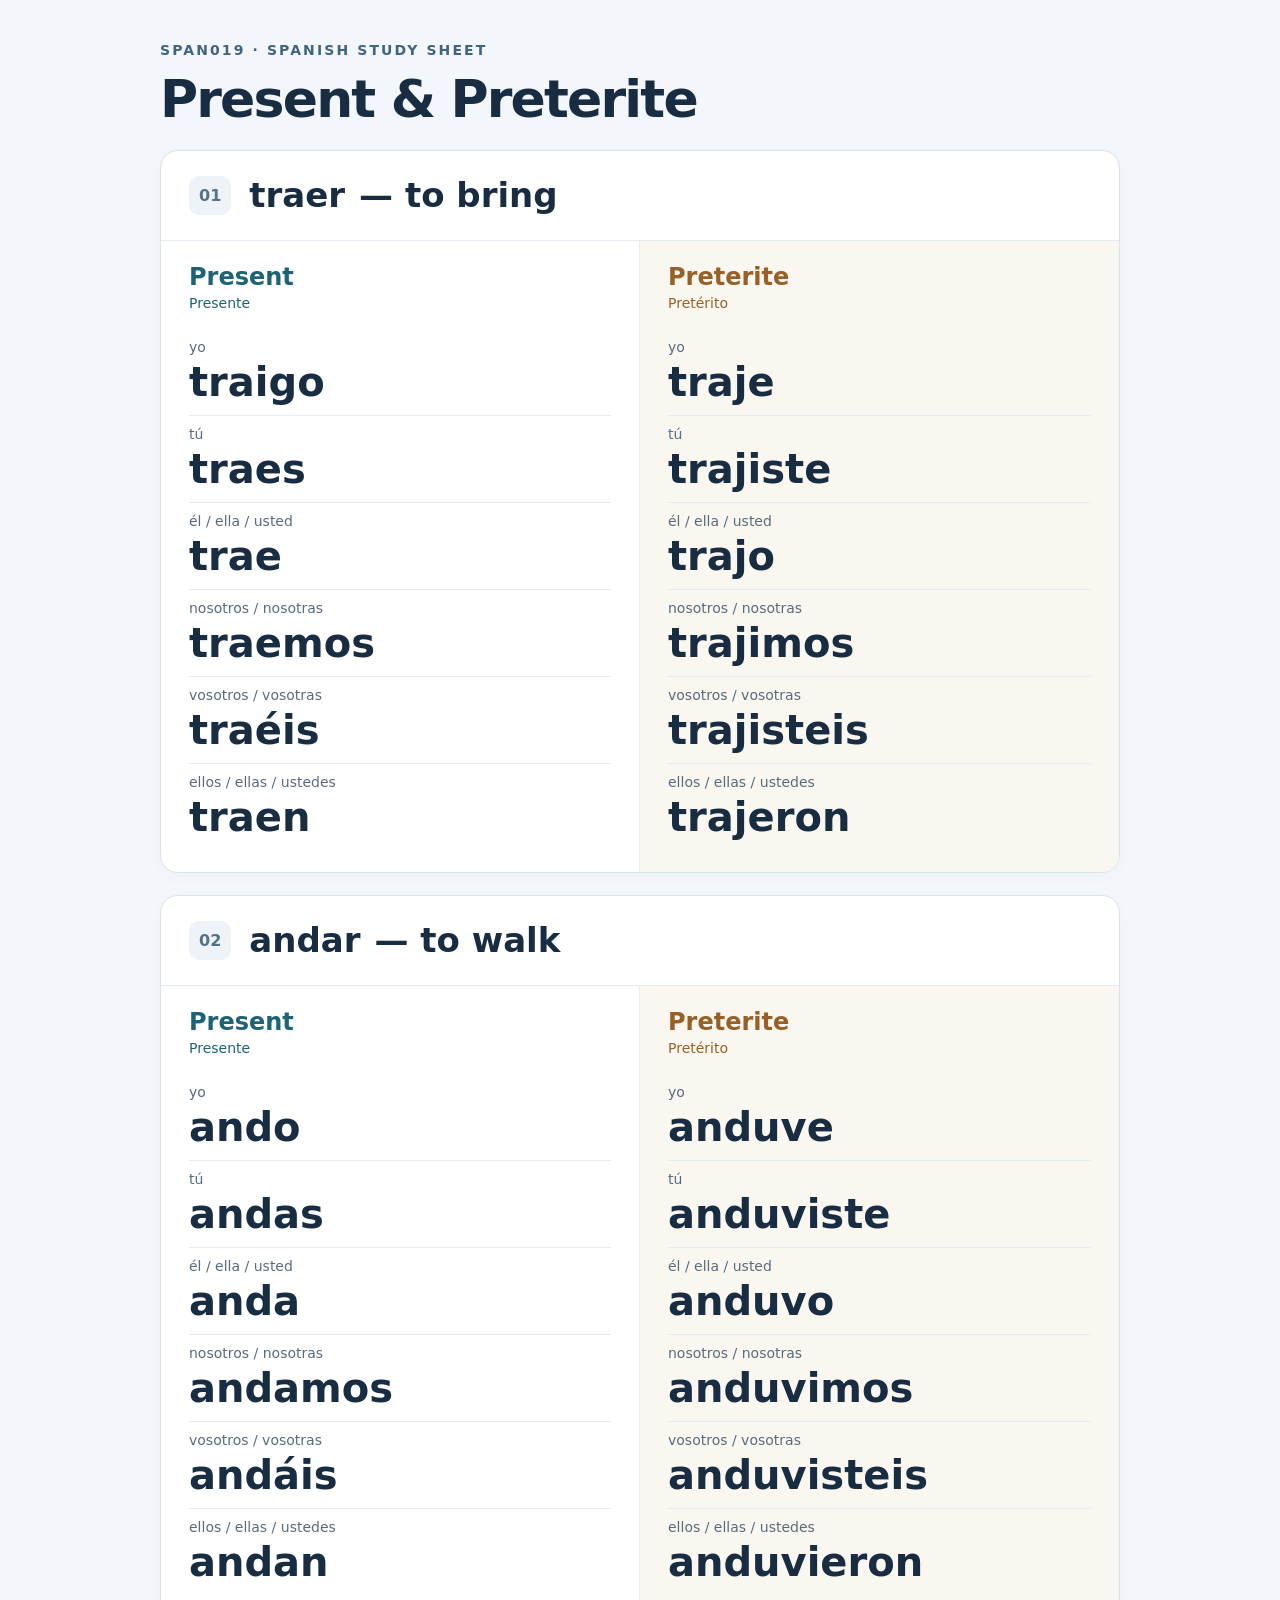
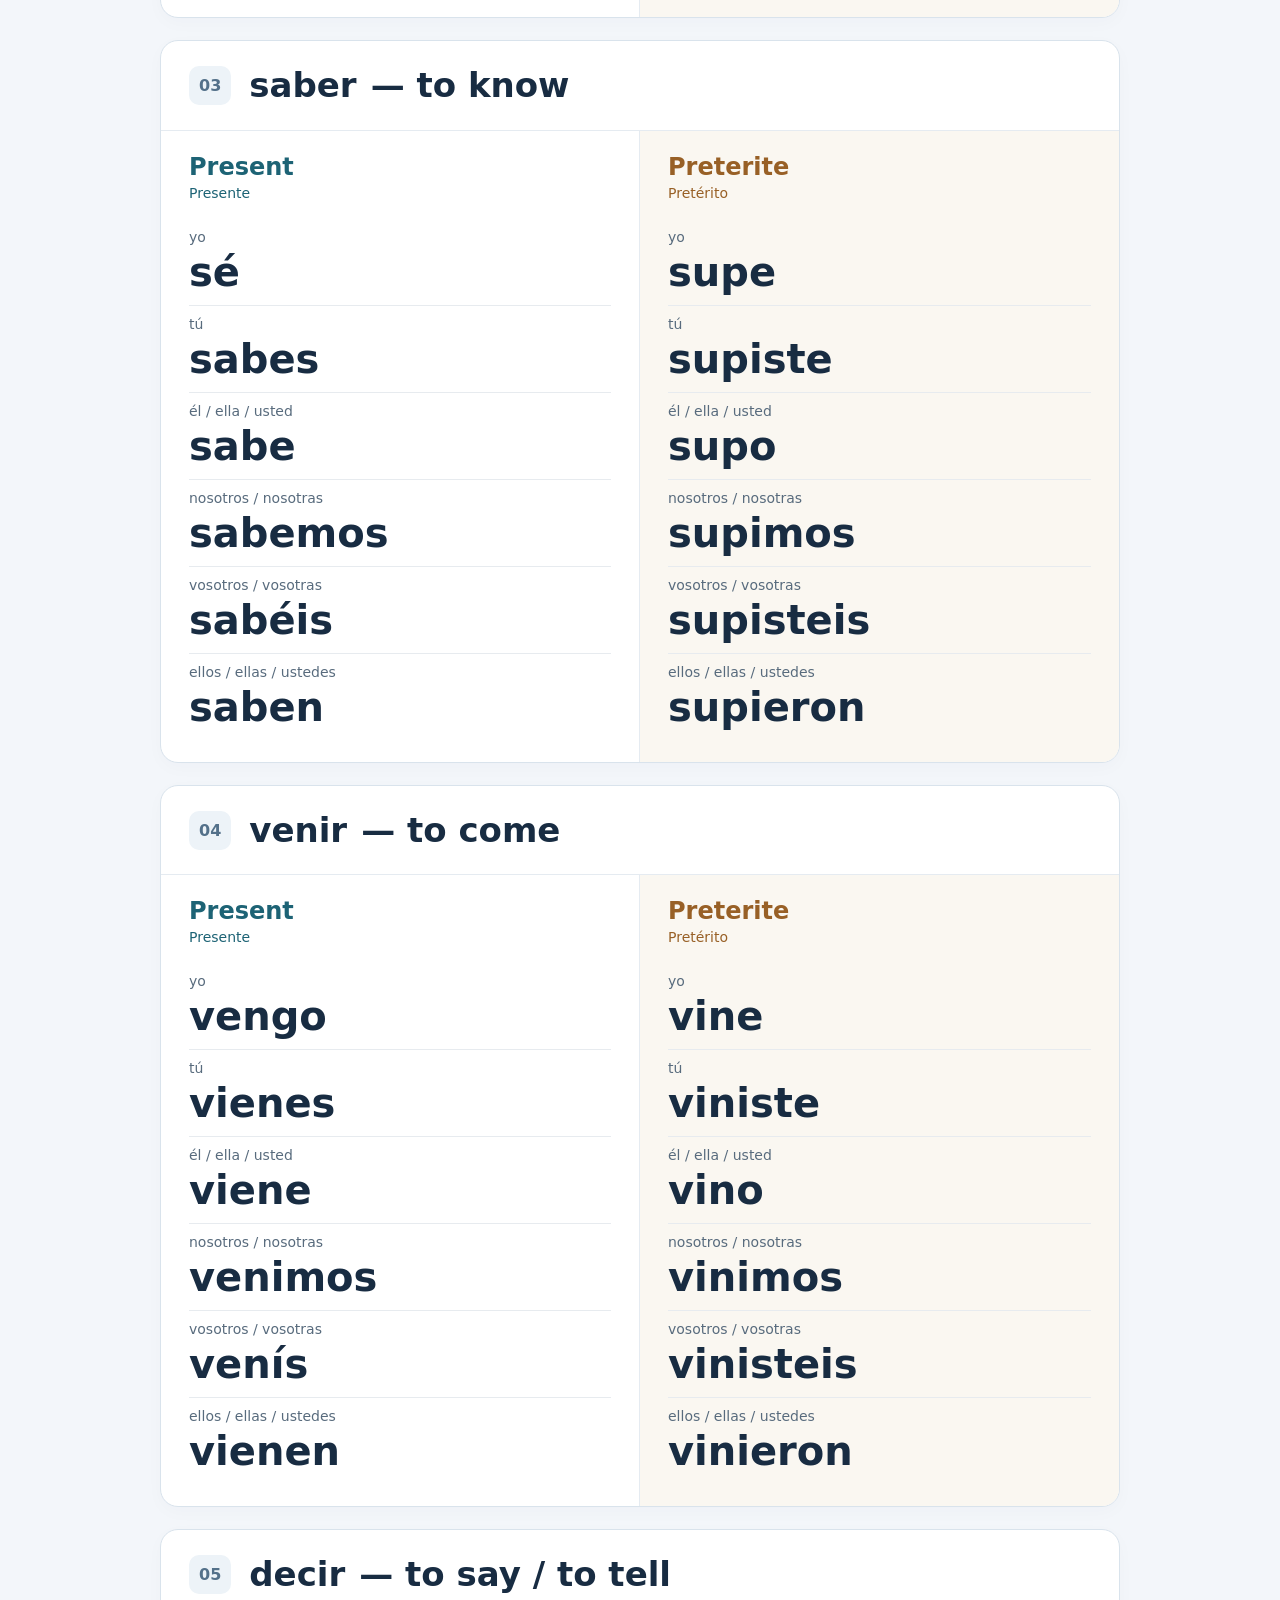
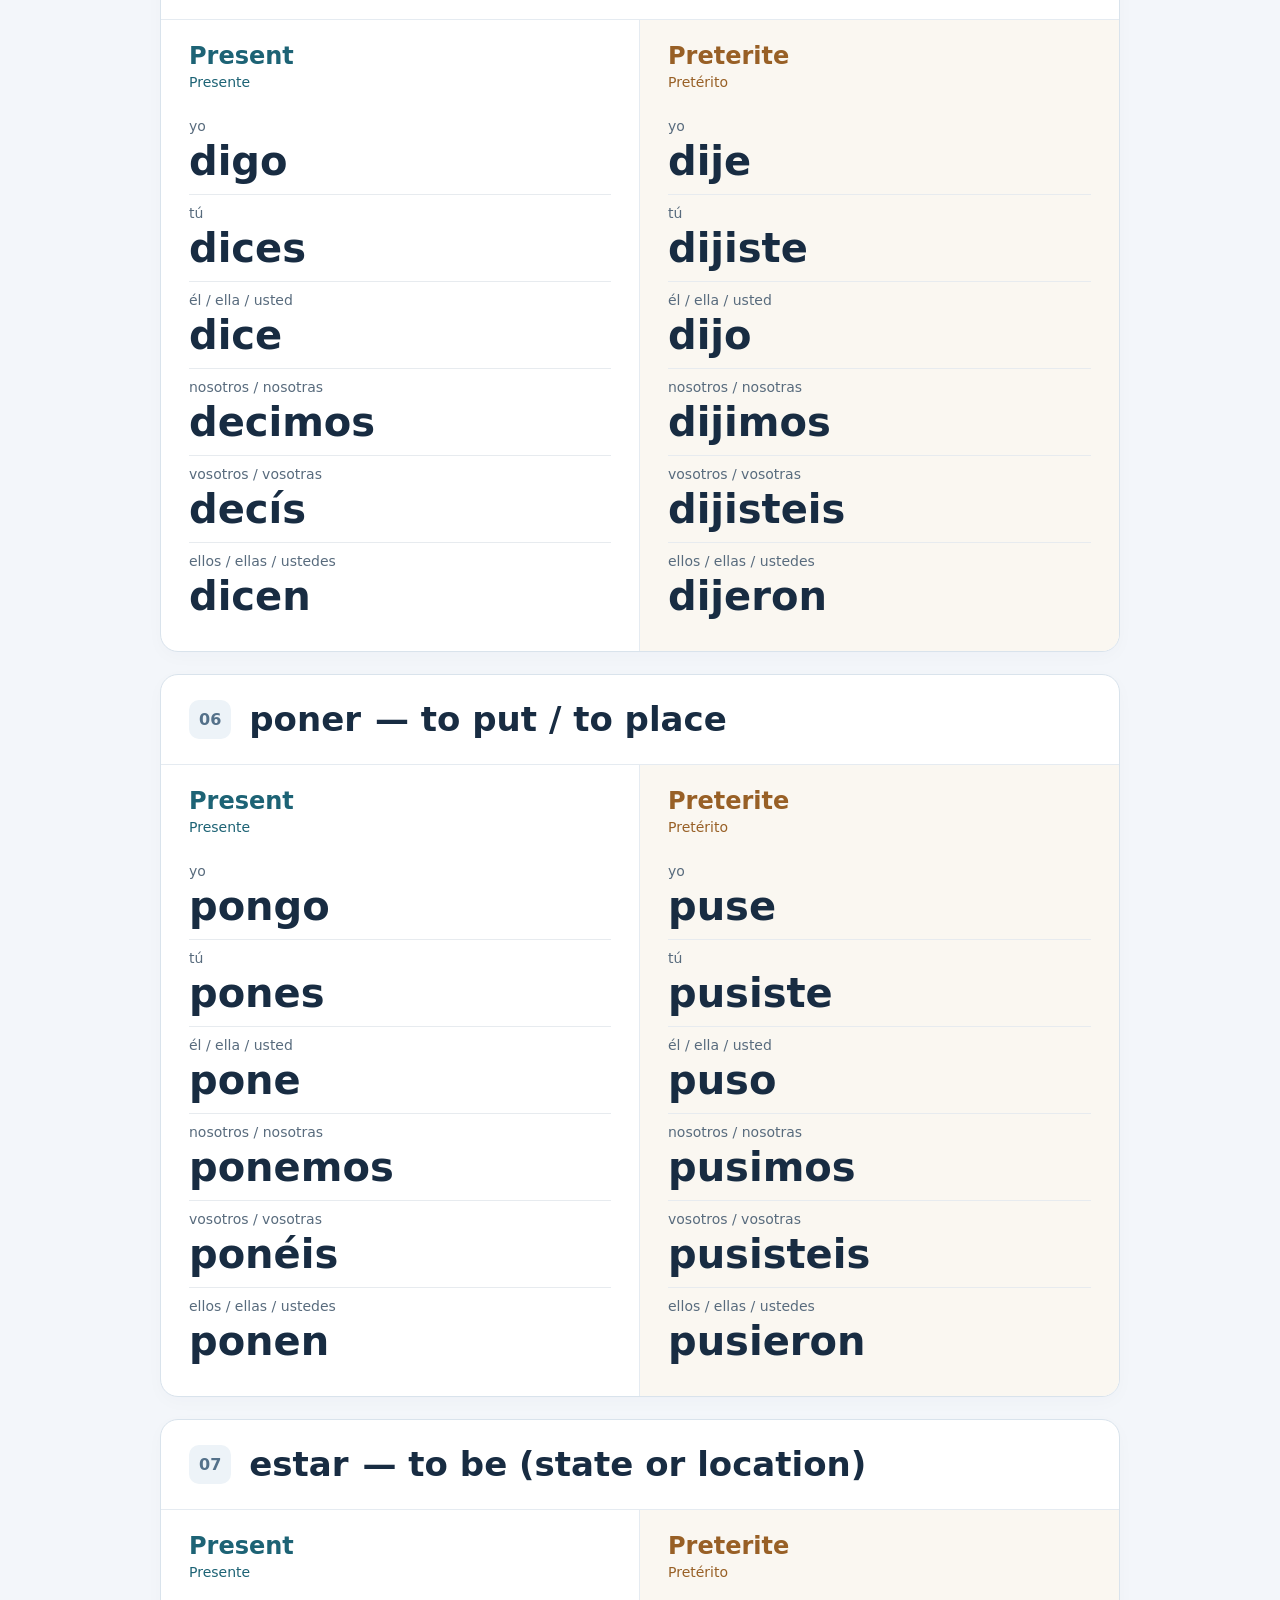
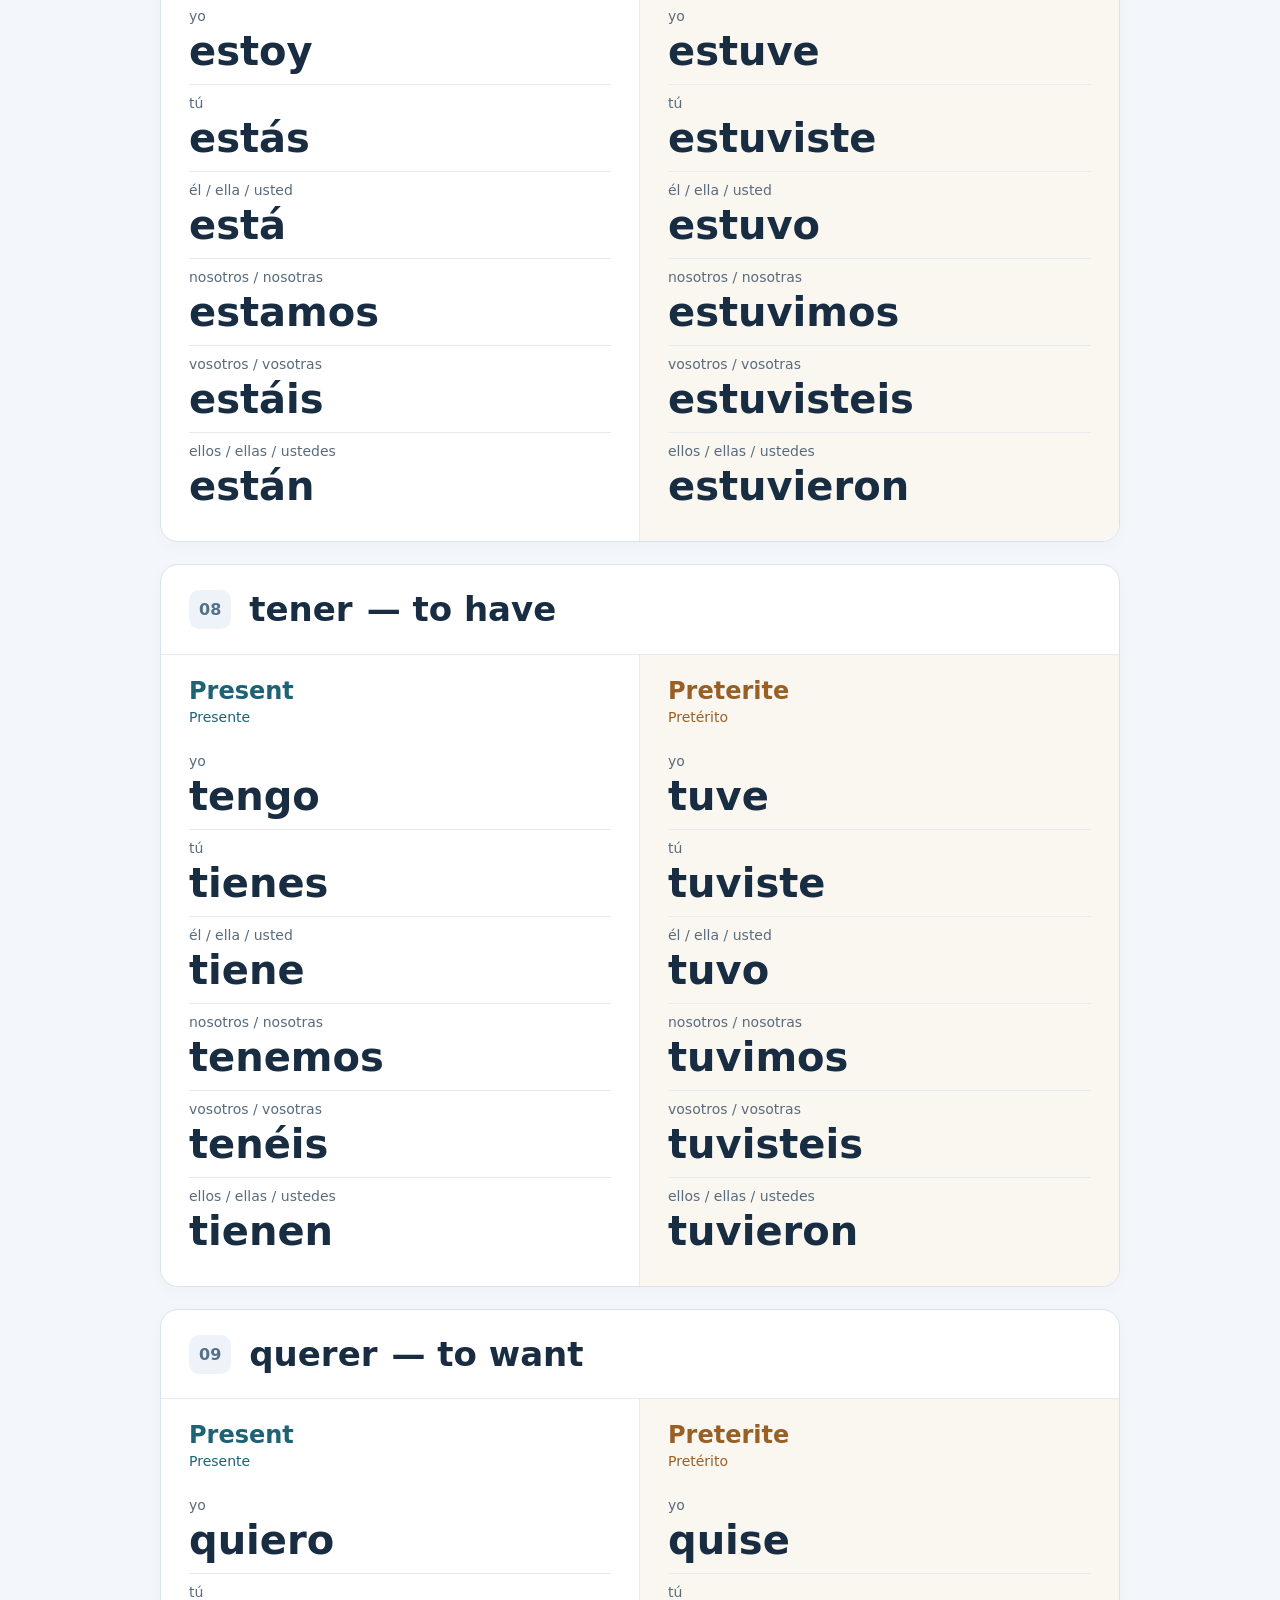
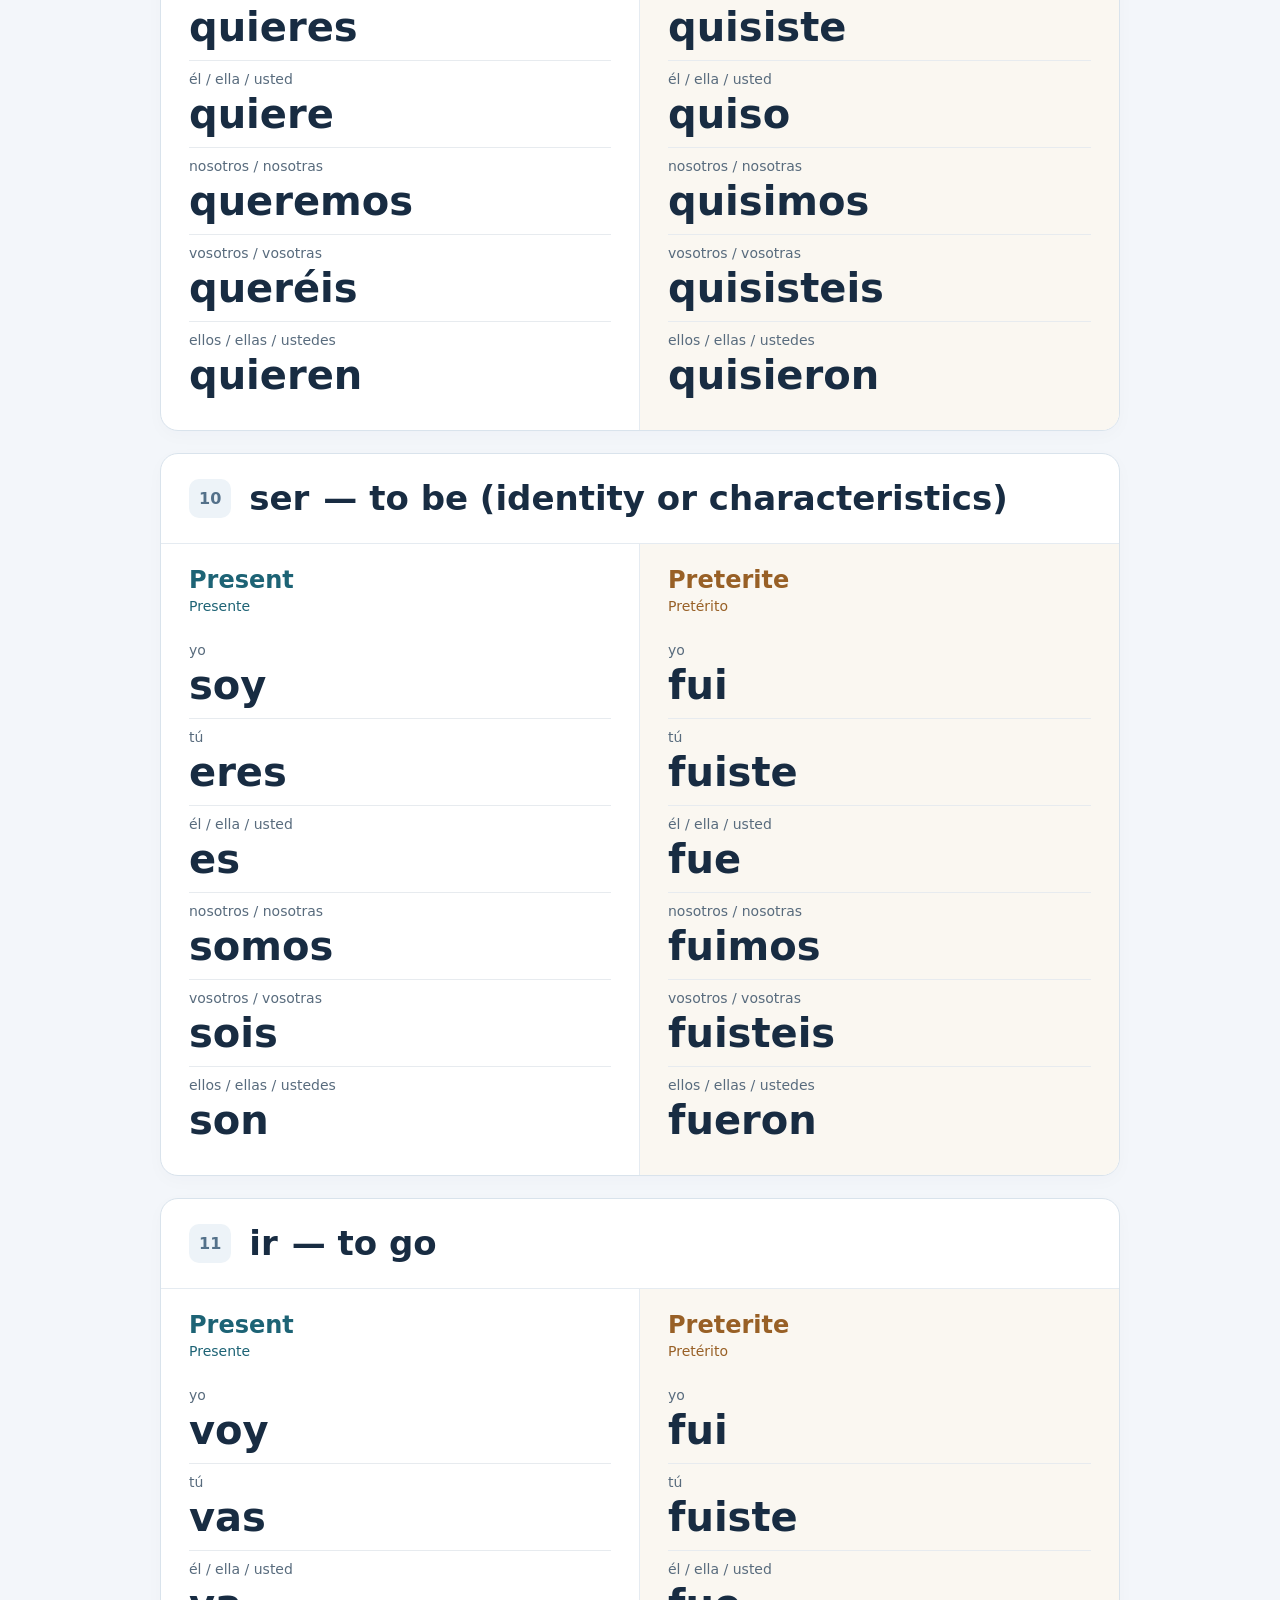
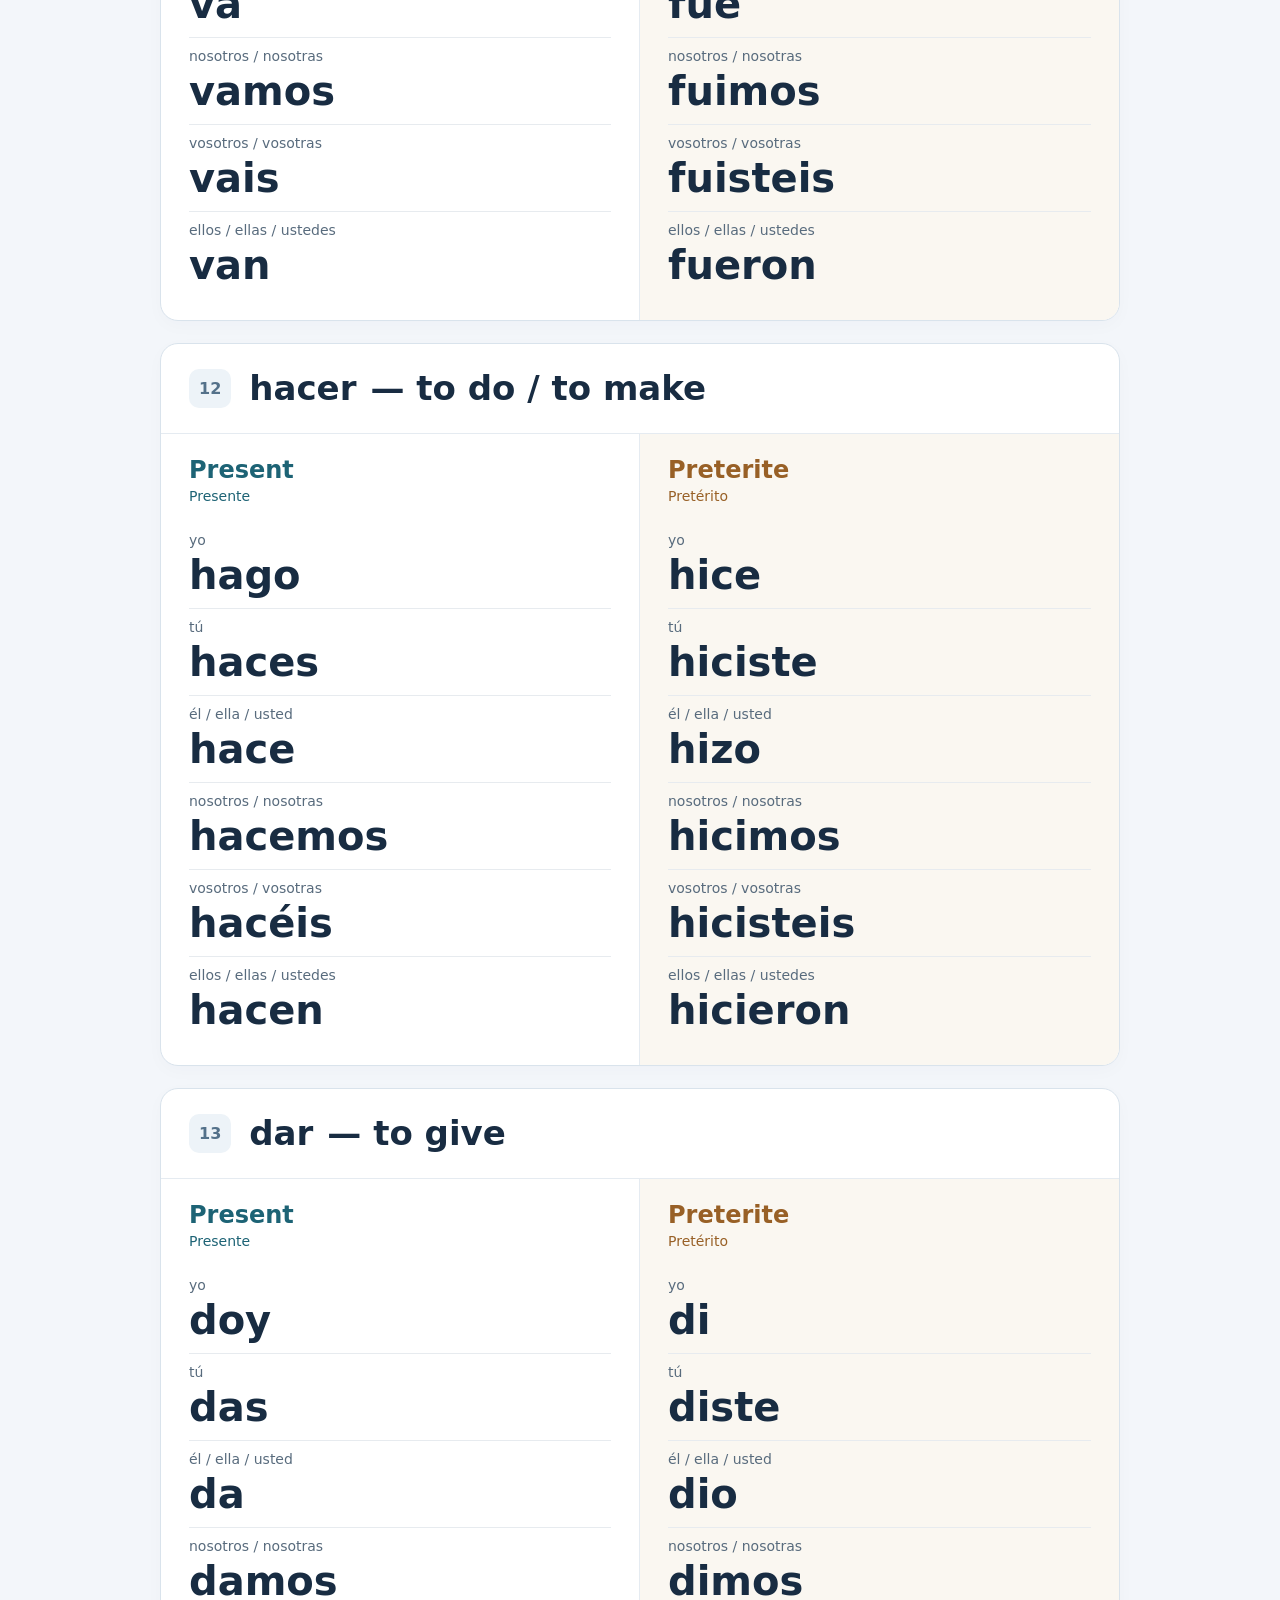
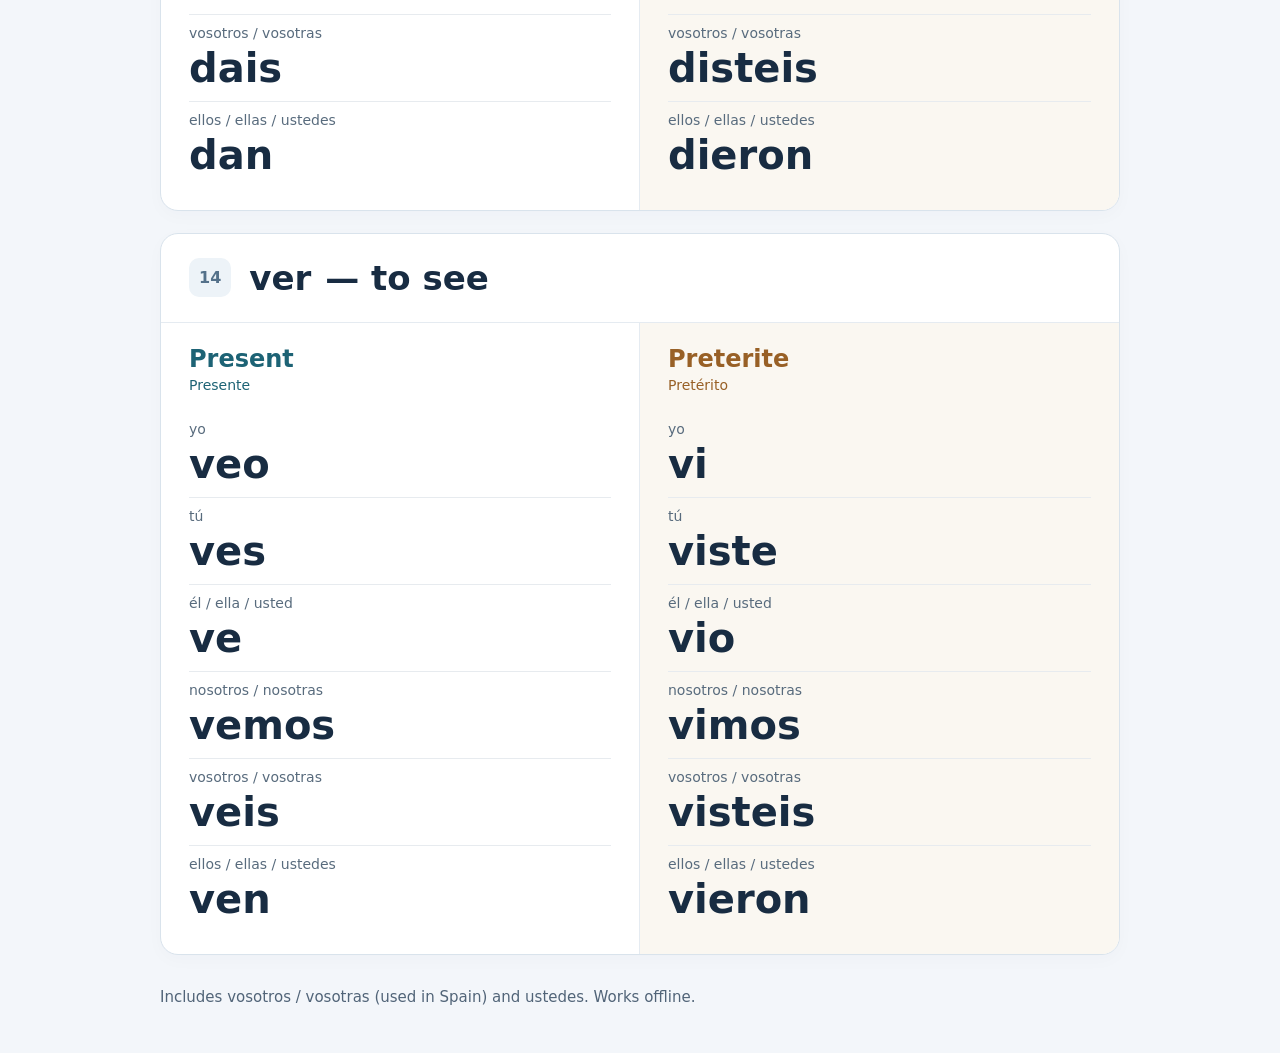
<file: index.html>
<!doctype html>
<html lang="en"><head><meta charset="utf-8"><meta name="viewport" content="width=device-width,initial-scale=1">
<title>span019 · Present &amp; Preterite</title><meta name="description" content="14 irregular verb infinitives, with present and preterite conjugations side by side.">
<style>
:root{font-family:system-ui,-apple-system,sans-serif;color:#182c42;background:#f3f6fa}*{box-sizing:border-box}body{margin:0}main{max-width:1000px;margin:auto;padding:42px 20px}h1{font-size:clamp(32px,5vw,52px);letter-spacing:-.035em;line-height:1.12;margin:12px 0 16px}.eyebrow{font-size:14px;text-transform:uppercase;letter-spacing:.15em;font-weight:750;color:#42657f}.intro{font-size:20px;line-height:1.6;color:#516478;max-width:720px}.tools{display:flex;gap:16px;align-items:end;flex-wrap:wrap;margin:28px 0}label{flex:1;min-width:200px;font-weight:650}input{display:block;width:100%;margin-top:8px;padding:14px;border:1px solid #afc1d0;border-radius:10px;font:inherit;background:white}button{font:inherit;padding:14px 20px;border:1px solid #183e59;border-radius:10px;background:#183e59;color:white;cursor:pointer}input:focus-visible,button:focus-visible,a:focus-visible{outline:3px solid #df9722;outline-offset:3px}#count{color:#516478}.verb{background:white;border:1px solid #d9e3ec;border-radius:18px;margin:22px 0;overflow:hidden;box-shadow:0 5px 18px #182c4206}.verb>header{display:flex;gap:18px;align-items:center;padding:24px 28px;border-bottom:1px solid #e5ebf1}.number{color:#54718a;background:#edf3f8;border-radius:10px;padding:10px;font-size:16px;font-weight:700}h2{display:flex;flex-wrap:wrap;gap:8px 14px;font-size:34px;font-weight:700;margin:0;line-height:1.2;min-width:0}.columns{display:grid;grid-template-columns:repeat(2,minmax(0,1fr))}.tense{padding:22px 28px}.present{border-right:1px solid #e5ebf1}.preterite{background:#faf7f1}h3{font-size:24px;color:#1d6375;margin:0 0 18px}.preterite h3{color:#986026}h3 small{display:block;font-size:14px;font-weight:500;margin-top:4px}ul{list-style:none;padding:0;margin:0}li{padding:10px 0;border-bottom:1px solid #e7ebef}li:last-child{border:0}.subject{display:block;font-size:14px;color:#586b7d;margin-bottom:4px}strong{font-size:clamp(26px,4vw,40px);font-weight:650;overflow-wrap:anywhere}.note{padding:16px 28px;margin:0;background:#edf6f9;color:#24536a;line-height:1.5}footer{margin-top:30px;color:#516478;font-size:15px;line-height:1.7}a{color:#245d83}[hidden]{display:none!important}@media(max-width:500px){main{padding:25px 12px}.tense{padding:18px 12px}.verb>header{padding:20px 16px;gap:12px}h3{font-size:21px}.subject{font-size:12px}h2{font-size:30px}.note{padding:14px 16px}}@media print{body{background:white}main{padding:0}.tools,#count{display:none}.verb{break-inside:avoid;box-shadow:none;margin:14px 0}h1{font-size:30px}.intro{font-size:14px}.tense{padding:12px 20px}li{padding:5px 0}strong{font-size:28px}footer{font-size:12px}}
</style></head><body><main>
<header><div class="eyebrow">span019 · Spanish study sheet</div><h1>Present &amp; Preterite</h1><p class="intro" hidden>The 14 infinitives from your irregular verb exercise. Compare each verb’s present tense with its completed past tense, side by side.</p></header>
<div class="tools" hidden><label for="search">Find a verb<input id="search" type="search" placeholder="Search Spanish or English…" autocomplete="off"></label><button id="print" type="button">Print study sheet</button></div>
<p id="count" role="status" hidden>14 verbs</p><div id="verbs"><article class="verb" data-search="traer to bring"><header><span class="number">01</span><h2><span lang="es">traer</span><span lang="en">— to bring</span></h2></header><div class="columns"><section class="tense present" aria-label="traer: Present"><h3>Present<small>Presente</small></h3><ul lang="es"><li><span class="subject">yo</span><strong>traigo</strong></li><li><span class="subject">tú</span><strong>traes</strong></li><li><span class="subject">él / ella / usted</span><strong>trae</strong></li><li><span class="subject">nosotros / nosotras</span><strong>traemos</strong></li><li><span class="subject">vosotros / vosotras</span><strong>traéis</strong></li><li><span class="subject">ellos / ellas / ustedes</span><strong>traen</strong></li></ul></section><section class="tense preterite" aria-label="traer: Preterite"><h3>Preterite<small>Pretérito</small></h3><ul lang="es"><li><span class="subject">yo</span><strong>traje</strong></li><li><span class="subject">tú</span><strong>trajiste</strong></li><li><span class="subject">él / ella / usted</span><strong>trajo</strong></li><li><span class="subject">nosotros / nosotras</span><strong>trajimos</strong></li><li><span class="subject">vosotros / vosotras</span><strong>trajisteis</strong></li><li><span class="subject">ellos / ellas / ustedes</span><strong>trajeron</strong></li></ul></section></div></article><article class="verb" data-search="andar to walk"><header><span class="number">02</span><h2><span lang="es">andar</span><span lang="en">— to walk</span></h2></header><div class="columns"><section class="tense present" aria-label="andar: Present"><h3>Present<small>Presente</small></h3><ul lang="es"><li><span class="subject">yo</span><strong>ando</strong></li><li><span class="subject">tú</span><strong>andas</strong></li><li><span class="subject">él / ella / usted</span><strong>anda</strong></li><li><span class="subject">nosotros / nosotras</span><strong>andamos</strong></li><li><span class="subject">vosotros / vosotras</span><strong>andáis</strong></li><li><span class="subject">ellos / ellas / ustedes</span><strong>andan</strong></li></ul></section><section class="tense preterite" aria-label="andar: Preterite"><h3>Preterite<small>Pretérito</small></h3><ul lang="es"><li><span class="subject">yo</span><strong>anduve</strong></li><li><span class="subject">tú</span><strong>anduviste</strong></li><li><span class="subject">él / ella / usted</span><strong>anduvo</strong></li><li><span class="subject">nosotros / nosotras</span><strong>anduvimos</strong></li><li><span class="subject">vosotros / vosotras</span><strong>anduvisteis</strong></li><li><span class="subject">ellos / ellas / ustedes</span><strong>anduvieron</strong></li></ul></section></div></article><article class="verb" data-search="saber to know"><header><span class="number">03</span><h2><span lang="es">saber</span><span lang="en">— to know</span></h2></header><div class="columns"><section class="tense present" aria-label="saber: Present"><h3>Present<small>Presente</small></h3><ul lang="es"><li><span class="subject">yo</span><strong>sé</strong></li><li><span class="subject">tú</span><strong>sabes</strong></li><li><span class="subject">él / ella / usted</span><strong>sabe</strong></li><li><span class="subject">nosotros / nosotras</span><strong>sabemos</strong></li><li><span class="subject">vosotros / vosotras</span><strong>sabéis</strong></li><li><span class="subject">ellos / ellas / ustedes</span><strong>saben</strong></li></ul></section><section class="tense preterite" aria-label="saber: Preterite"><h3>Preterite<small>Pretérito</small></h3><ul lang="es"><li><span class="subject">yo</span><strong>supe</strong></li><li><span class="subject">tú</span><strong>supiste</strong></li><li><span class="subject">él / ella / usted</span><strong>supo</strong></li><li><span class="subject">nosotros / nosotras</span><strong>supimos</strong></li><li><span class="subject">vosotros / vosotras</span><strong>supisteis</strong></li><li><span class="subject">ellos / ellas / ustedes</span><strong>supieron</strong></li></ul></section></div></article><article class="verb" data-search="venir to come"><header><span class="number">04</span><h2><span lang="es">venir</span><span lang="en">— to come</span></h2></header><div class="columns"><section class="tense present" aria-label="venir: Present"><h3>Present<small>Presente</small></h3><ul lang="es"><li><span class="subject">yo</span><strong>vengo</strong></li><li><span class="subject">tú</span><strong>vienes</strong></li><li><span class="subject">él / ella / usted</span><strong>viene</strong></li><li><span class="subject">nosotros / nosotras</span><strong>venimos</strong></li><li><span class="subject">vosotros / vosotras</span><strong>venís</strong></li><li><span class="subject">ellos / ellas / ustedes</span><strong>vienen</strong></li></ul></section><section class="tense preterite" aria-label="venir: Preterite"><h3>Preterite<small>Pretérito</small></h3><ul lang="es"><li><span class="subject">yo</span><strong>vine</strong></li><li><span class="subject">tú</span><strong>viniste</strong></li><li><span class="subject">él / ella / usted</span><strong>vino</strong></li><li><span class="subject">nosotros / nosotras</span><strong>vinimos</strong></li><li><span class="subject">vosotros / vosotras</span><strong>vinisteis</strong></li><li><span class="subject">ellos / ellas / ustedes</span><strong>vinieron</strong></li></ul></section></div></article><article class="verb" data-search="decir to say / to tell"><header><span class="number">05</span><h2><span lang="es">decir</span><span lang="en">— to say / to tell</span></h2></header><div class="columns"><section class="tense present" aria-label="decir: Present"><h3>Present<small>Presente</small></h3><ul lang="es"><li><span class="subject">yo</span><strong>digo</strong></li><li><span class="subject">tú</span><strong>dices</strong></li><li><span class="subject">él / ella / usted</span><strong>dice</strong></li><li><span class="subject">nosotros / nosotras</span><strong>decimos</strong></li><li><span class="subject">vosotros / vosotras</span><strong>decís</strong></li><li><span class="subject">ellos / ellas / ustedes</span><strong>dicen</strong></li></ul></section><section class="tense preterite" aria-label="decir: Preterite"><h3>Preterite<small>Pretérito</small></h3><ul lang="es"><li><span class="subject">yo</span><strong>dije</strong></li><li><span class="subject">tú</span><strong>dijiste</strong></li><li><span class="subject">él / ella / usted</span><strong>dijo</strong></li><li><span class="subject">nosotros / nosotras</span><strong>dijimos</strong></li><li><span class="subject">vosotros / vosotras</span><strong>dijisteis</strong></li><li><span class="subject">ellos / ellas / ustedes</span><strong>dijeron</strong></li></ul></section></div></article><article class="verb" data-search="poner to put / to place"><header><span class="number">06</span><h2><span lang="es">poner</span><span lang="en">— to put / to place</span></h2></header><div class="columns"><section class="tense present" aria-label="poner: Present"><h3>Present<small>Presente</small></h3><ul lang="es"><li><span class="subject">yo</span><strong>pongo</strong></li><li><span class="subject">tú</span><strong>pones</strong></li><li><span class="subject">él / ella / usted</span><strong>pone</strong></li><li><span class="subject">nosotros / nosotras</span><strong>ponemos</strong></li><li><span class="subject">vosotros / vosotras</span><strong>ponéis</strong></li><li><span class="subject">ellos / ellas / ustedes</span><strong>ponen</strong></li></ul></section><section class="tense preterite" aria-label="poner: Preterite"><h3>Preterite<small>Pretérito</small></h3><ul lang="es"><li><span class="subject">yo</span><strong>puse</strong></li><li><span class="subject">tú</span><strong>pusiste</strong></li><li><span class="subject">él / ella / usted</span><strong>puso</strong></li><li><span class="subject">nosotros / nosotras</span><strong>pusimos</strong></li><li><span class="subject">vosotros / vosotras</span><strong>pusisteis</strong></li><li><span class="subject">ellos / ellas / ustedes</span><strong>pusieron</strong></li></ul></section></div></article><article class="verb" data-search="estar to be (state or location)"><header><span class="number">07</span><h2><span lang="es">estar</span><span lang="en">— to be (state or location)</span></h2></header><div class="columns"><section class="tense present" aria-label="estar: Present"><h3>Present<small>Presente</small></h3><ul lang="es"><li><span class="subject">yo</span><strong>estoy</strong></li><li><span class="subject">tú</span><strong>estás</strong></li><li><span class="subject">él / ella / usted</span><strong>está</strong></li><li><span class="subject">nosotros / nosotras</span><strong>estamos</strong></li><li><span class="subject">vosotros / vosotras</span><strong>estáis</strong></li><li><span class="subject">ellos / ellas / ustedes</span><strong>están</strong></li></ul></section><section class="tense preterite" aria-label="estar: Preterite"><h3>Preterite<small>Pretérito</small></h3><ul lang="es"><li><span class="subject">yo</span><strong>estuve</strong></li><li><span class="subject">tú</span><strong>estuviste</strong></li><li><span class="subject">él / ella / usted</span><strong>estuvo</strong></li><li><span class="subject">nosotros / nosotras</span><strong>estuvimos</strong></li><li><span class="subject">vosotros / vosotras</span><strong>estuvisteis</strong></li><li><span class="subject">ellos / ellas / ustedes</span><strong>estuvieron</strong></li></ul></section></div></article><article class="verb" data-search="tener to have"><header><span class="number">08</span><h2><span lang="es">tener</span><span lang="en">— to have</span></h2></header><div class="columns"><section class="tense present" aria-label="tener: Present"><h3>Present<small>Presente</small></h3><ul lang="es"><li><span class="subject">yo</span><strong>tengo</strong></li><li><span class="subject">tú</span><strong>tienes</strong></li><li><span class="subject">él / ella / usted</span><strong>tiene</strong></li><li><span class="subject">nosotros / nosotras</span><strong>tenemos</strong></li><li><span class="subject">vosotros / vosotras</span><strong>tenéis</strong></li><li><span class="subject">ellos / ellas / ustedes</span><strong>tienen</strong></li></ul></section><section class="tense preterite" aria-label="tener: Preterite"><h3>Preterite<small>Pretérito</small></h3><ul lang="es"><li><span class="subject">yo</span><strong>tuve</strong></li><li><span class="subject">tú</span><strong>tuviste</strong></li><li><span class="subject">él / ella / usted</span><strong>tuvo</strong></li><li><span class="subject">nosotros / nosotras</span><strong>tuvimos</strong></li><li><span class="subject">vosotros / vosotras</span><strong>tuvisteis</strong></li><li><span class="subject">ellos / ellas / ustedes</span><strong>tuvieron</strong></li></ul></section></div></article><article class="verb" data-search="querer to want"><header><span class="number">09</span><h2><span lang="es">querer</span><span lang="en">— to want</span></h2></header><div class="columns"><section class="tense present" aria-label="querer: Present"><h3>Present<small>Presente</small></h3><ul lang="es"><li><span class="subject">yo</span><strong>quiero</strong></li><li><span class="subject">tú</span><strong>quieres</strong></li><li><span class="subject">él / ella / usted</span><strong>quiere</strong></li><li><span class="subject">nosotros / nosotras</span><strong>queremos</strong></li><li><span class="subject">vosotros / vosotras</span><strong>queréis</strong></li><li><span class="subject">ellos / ellas / ustedes</span><strong>quieren</strong></li></ul></section><section class="tense preterite" aria-label="querer: Preterite"><h3>Preterite<small>Pretérito</small></h3><ul lang="es"><li><span class="subject">yo</span><strong>quise</strong></li><li><span class="subject">tú</span><strong>quisiste</strong></li><li><span class="subject">él / ella / usted</span><strong>quiso</strong></li><li><span class="subject">nosotros / nosotras</span><strong>quisimos</strong></li><li><span class="subject">vosotros / vosotras</span><strong>quisisteis</strong></li><li><span class="subject">ellos / ellas / ustedes</span><strong>quisieron</strong></li></ul></section></div></article><article class="verb" data-search="ser to be (identity or characteristics)"><header><span class="number">10</span><h2><span lang="es">ser</span><span lang="en">— to be (identity or characteristics)</span></h2></header><div class="columns"><section class="tense present" aria-label="ser: Present"><h3>Present<small>Presente</small></h3><ul lang="es"><li><span class="subject">yo</span><strong>soy</strong></li><li><span class="subject">tú</span><strong>eres</strong></li><li><span class="subject">él / ella / usted</span><strong>es</strong></li><li><span class="subject">nosotros / nosotras</span><strong>somos</strong></li><li><span class="subject">vosotros / vosotras</span><strong>sois</strong></li><li><span class="subject">ellos / ellas / ustedes</span><strong>son</strong></li></ul></section><section class="tense preterite" aria-label="ser: Preterite"><h3>Preterite<small>Pretérito</small></h3><ul lang="es"><li><span class="subject">yo</span><strong>fui</strong></li><li><span class="subject">tú</span><strong>fuiste</strong></li><li><span class="subject">él / ella / usted</span><strong>fue</strong></li><li><span class="subject">nosotros / nosotras</span><strong>fuimos</strong></li><li><span class="subject">vosotros / vosotras</span><strong>fuisteis</strong></li><li><span class="subject">ellos / ellas / ustedes</span><strong>fueron</strong></li></ul></section></div></article><article class="verb" data-search="ir to go"><header><span class="number">11</span><h2><span lang="es">ir</span><span lang="en">— to go</span></h2></header><div class="columns"><section class="tense present" aria-label="ir: Present"><h3>Present<small>Presente</small></h3><ul lang="es"><li><span class="subject">yo</span><strong>voy</strong></li><li><span class="subject">tú</span><strong>vas</strong></li><li><span class="subject">él / ella / usted</span><strong>va</strong></li><li><span class="subject">nosotros / nosotras</span><strong>vamos</strong></li><li><span class="subject">vosotros / vosotras</span><strong>vais</strong></li><li><span class="subject">ellos / ellas / ustedes</span><strong>van</strong></li></ul></section><section class="tense preterite" aria-label="ir: Preterite"><h3>Preterite<small>Pretérito</small></h3><ul lang="es"><li><span class="subject">yo</span><strong>fui</strong></li><li><span class="subject">tú</span><strong>fuiste</strong></li><li><span class="subject">él / ella / usted</span><strong>fue</strong></li><li><span class="subject">nosotros / nosotras</span><strong>fuimos</strong></li><li><span class="subject">vosotros / vosotras</span><strong>fuisteis</strong></li><li><span class="subject">ellos / ellas / ustedes</span><strong>fueron</strong></li></ul></section></div></article><article class="verb" data-search="hacer to do / to make"><header><span class="number">12</span><h2><span lang="es">hacer</span><span lang="en">— to do / to make</span></h2></header><div class="columns"><section class="tense present" aria-label="hacer: Present"><h3>Present<small>Presente</small></h3><ul lang="es"><li><span class="subject">yo</span><strong>hago</strong></li><li><span class="subject">tú</span><strong>haces</strong></li><li><span class="subject">él / ella / usted</span><strong>hace</strong></li><li><span class="subject">nosotros / nosotras</span><strong>hacemos</strong></li><li><span class="subject">vosotros / vosotras</span><strong>hacéis</strong></li><li><span class="subject">ellos / ellas / ustedes</span><strong>hacen</strong></li></ul></section><section class="tense preterite" aria-label="hacer: Preterite"><h3>Preterite<small>Pretérito</small></h3><ul lang="es"><li><span class="subject">yo</span><strong>hice</strong></li><li><span class="subject">tú</span><strong>hiciste</strong></li><li><span class="subject">él / ella / usted</span><strong>hizo</strong></li><li><span class="subject">nosotros / nosotras</span><strong>hicimos</strong></li><li><span class="subject">vosotros / vosotras</span><strong>hicisteis</strong></li><li><span class="subject">ellos / ellas / ustedes</span><strong>hicieron</strong></li></ul></section></div></article><article class="verb" data-search="dar to give"><header><span class="number">13</span><h2><span lang="es">dar</span><span lang="en">— to give</span></h2></header><div class="columns"><section class="tense present" aria-label="dar: Present"><h3>Present<small>Presente</small></h3><ul lang="es"><li><span class="subject">yo</span><strong>doy</strong></li><li><span class="subject">tú</span><strong>das</strong></li><li><span class="subject">él / ella / usted</span><strong>da</strong></li><li><span class="subject">nosotros / nosotras</span><strong>damos</strong></li><li><span class="subject">vosotros / vosotras</span><strong>dais</strong></li><li><span class="subject">ellos / ellas / ustedes</span><strong>dan</strong></li></ul></section><section class="tense preterite" aria-label="dar: Preterite"><h3>Preterite<small>Pretérito</small></h3><ul lang="es"><li><span class="subject">yo</span><strong>di</strong></li><li><span class="subject">tú</span><strong>diste</strong></li><li><span class="subject">él / ella / usted</span><strong>dio</strong></li><li><span class="subject">nosotros / nosotras</span><strong>dimos</strong></li><li><span class="subject">vosotros / vosotras</span><strong>disteis</strong></li><li><span class="subject">ellos / ellas / ustedes</span><strong>dieron</strong></li></ul></section></div></article><article class="verb" data-search="ver to see"><header><span class="number">14</span><h2><span lang="es">ver</span><span lang="en">— to see</span></h2></header><div class="columns"><section class="tense present" aria-label="ver: Present"><h3>Present<small>Presente</small></h3><ul lang="es"><li><span class="subject">yo</span><strong>veo</strong></li><li><span class="subject">tú</span><strong>ves</strong></li><li><span class="subject">él / ella / usted</span><strong>ve</strong></li><li><span class="subject">nosotros / nosotras</span><strong>vemos</strong></li><li><span class="subject">vosotros / vosotras</span><strong>veis</strong></li><li><span class="subject">ellos / ellas / ustedes</span><strong>ven</strong></li></ul></section><section class="tense preterite" aria-label="ver: Preterite"><h3>Preterite<small>Pretérito</small></h3><ul lang="es"><li><span class="subject">yo</span><strong>vi</strong></li><li><span class="subject">tú</span><strong>viste</strong></li><li><span class="subject">él / ella / usted</span><strong>vio</strong></li><li><span class="subject">nosotros / nosotras</span><strong>vimos</strong></li><li><span class="subject">vosotros / vosotras</span><strong>visteis</strong></li><li><span class="subject">ellos / ellas / ustedes</span><strong>vieron</strong></li></ul></section></div></article></div><p id="empty" hidden>No matching verbs. Try another search.</p>
<footer>Includes vosotros / vosotras (used in Spain) and ustedes. Works offline.</footer>
<script>
const cards = [...document.querySelectorAll('.verb')];
const normalize = value => value.normalize('NFD').replace(/[\u0300-\u036f]/g, '').toLowerCase().trim();
document.querySelector('#search').addEventListener('input', event => {
 const query = normalize(event.target.value);
 let count = 0;
 cards.forEach(card => {card.hidden = !normalize(card.dataset.search).includes(query); if (!card.hidden) count++;});
 document.querySelector('#count').textContent = count + (count === 1 ? ' verb' : ' verbs');
 document.querySelector('#empty').hidden = count !== 0;
});
document.querySelector('#print').addEventListener('click', () => window.print());
</script></main></body></html>
</file>
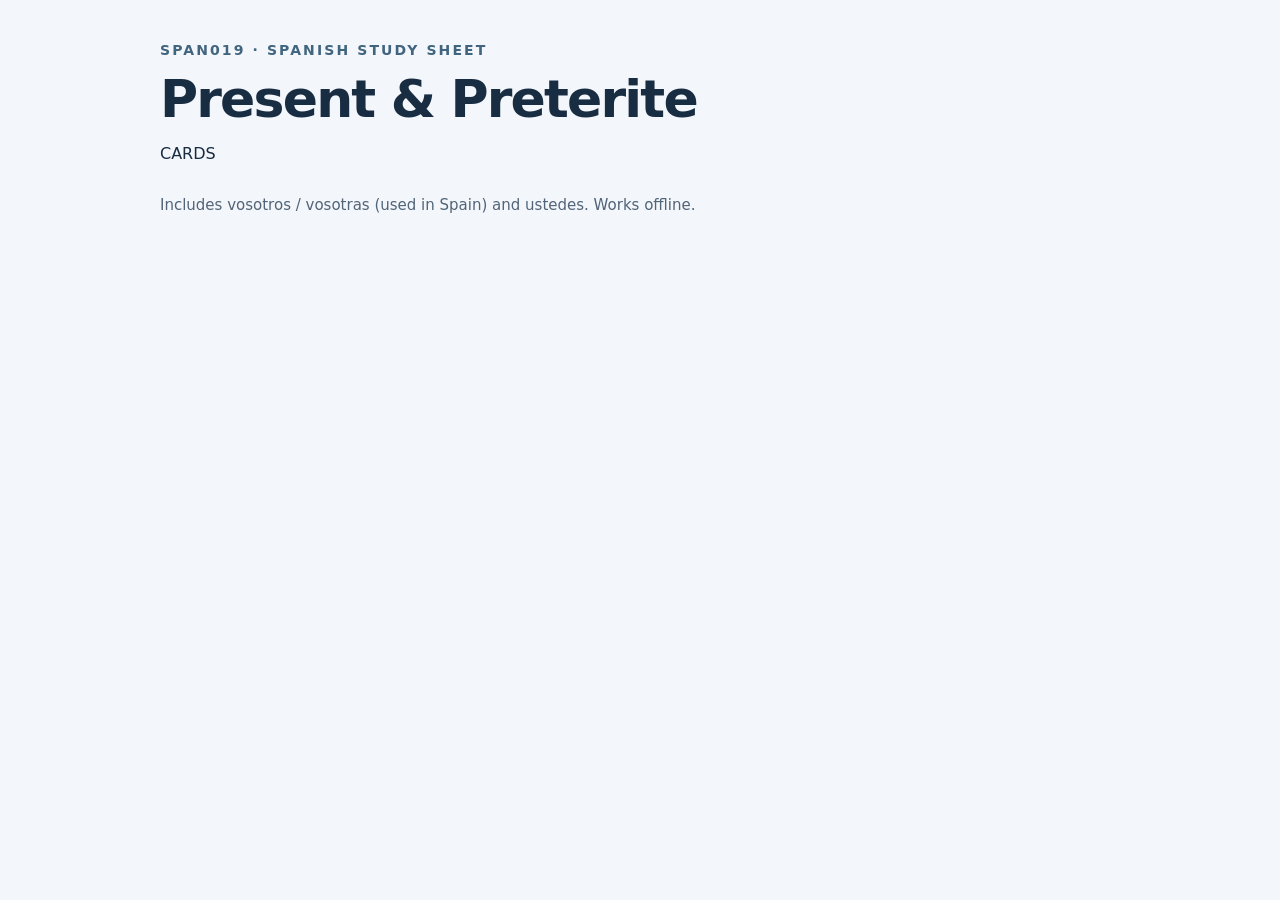
<file: template.html>
<!doctype html>
<html lang="en"><head><meta charset="utf-8"><meta name="viewport" content="width=device-width,initial-scale=1">
<title>span019 · Present &amp; Preterite</title><meta name="description" content="14 irregular verb infinitives, with present and preterite conjugations side by side.">
<style>
:root{font-family:system-ui,-apple-system,sans-serif;color:#182c42;background:#f3f6fa}*{box-sizing:border-box}body{margin:0}main{max-width:1000px;margin:auto;padding:42px 20px}h1{font-size:clamp(32px,5vw,52px);letter-spacing:-.035em;line-height:1.12;margin:12px 0 16px}.eyebrow{font-size:14px;text-transform:uppercase;letter-spacing:.15em;font-weight:750;color:#42657f}.intro{font-size:20px;line-height:1.6;color:#516478;max-width:720px}.tools{display:flex;gap:16px;align-items:end;flex-wrap:wrap;margin:28px 0}label{flex:1;min-width:200px;font-weight:650}input{display:block;width:100%;margin-top:8px;padding:14px;border:1px solid #afc1d0;border-radius:10px;font:inherit;background:white}button{font:inherit;padding:14px 20px;border:1px solid #183e59;border-radius:10px;background:#183e59;color:white;cursor:pointer}input:focus-visible,button:focus-visible,a:focus-visible{outline:3px solid #df9722;outline-offset:3px}#count{color:#516478}.verb{background:white;border:1px solid #d9e3ec;border-radius:18px;margin:22px 0;overflow:hidden;box-shadow:0 5px 18px #182c4206}.verb>header{display:flex;gap:18px;align-items:center;padding:24px 28px;border-bottom:1px solid #e5ebf1}.number{color:#54718a;background:#edf3f8;border-radius:10px;padding:10px;font-size:16px;font-weight:700}h2{display:flex;flex-wrap:wrap;gap:8px 14px;font-size:34px;font-weight:700;margin:0;line-height:1.2;min-width:0}.columns{display:grid;grid-template-columns:repeat(2,minmax(0,1fr))}.tense{padding:22px 28px}.present{border-right:1px solid #e5ebf1}.preterite{background:#faf7f1}h3{font-size:24px;color:#1d6375;margin:0 0 18px}.preterite h3{color:#986026}h3 small{display:block;font-size:14px;font-weight:500;margin-top:4px}ul{list-style:none;padding:0;margin:0}li{padding:10px 0;border-bottom:1px solid #e7ebef}li:last-child{border:0}.subject{display:block;font-size:14px;color:#586b7d;margin-bottom:4px}strong{font-size:clamp(26px,4vw,40px);font-weight:650;overflow-wrap:anywhere}.note{padding:16px 28px;margin:0;background:#edf6f9;color:#24536a;line-height:1.5}footer{margin-top:30px;color:#516478;font-size:15px;line-height:1.7}a{color:#245d83}[hidden]{display:none!important}@media(max-width:500px){main{padding:25px 12px}.tense{padding:18px 12px}.verb>header{padding:20px 16px;gap:12px}h3{font-size:21px}.subject{font-size:12px}h2{font-size:30px}.note{padding:14px 16px}}@media print{body{background:white}main{padding:0}.tools,#count{display:none}.verb{break-inside:avoid;box-shadow:none;margin:14px 0}h1{font-size:30px}.intro{font-size:14px}.tense{padding:12px 20px}li{padding:5px 0}strong{font-size:28px}footer{font-size:12px}}
</style></head><body><main>
<header><div class="eyebrow">span019 · Spanish study sheet</div><h1>Present &amp; Preterite</h1><p class="intro" hidden>The 14 infinitives from your irregular verb exercise. Compare each verb’s present tense with its completed past tense, side by side.</p></header>
<div class="tools" hidden><label for="search">Find a verb<input id="search" type="search" placeholder="Search Spanish or English…" autocomplete="off"></label><button id="print" type="button">Print study sheet</button></div>
<p id="count" role="status" hidden>14 verbs</p><div id="verbs">CARDS</div><p id="empty" hidden>No matching verbs. Try another search.</p>
<footer>Includes vosotros / vosotras (used in Spain) and ustedes. Works offline.</footer>
<script>
const cards = [...document.querySelectorAll('.verb')];
const normalize = value => value.normalize('NFD').replace(/[\u0300-\u036f]/g, '').toLowerCase().trim();
document.querySelector('#search').addEventListener('input', event => {
 const query = normalize(event.target.value);
 let count = 0;
 cards.forEach(card => {card.hidden = !normalize(card.dataset.search).includes(query); if (!card.hidden) count++;});
 document.querySelector('#count').textContent = count + (count === 1 ? ' verb' : ' verbs');
 document.querySelector('#empty').hidden = count !== 0;
});
document.querySelector('#print').addEventListener('click', () => window.print());
</script></main></body></html>
</file>
